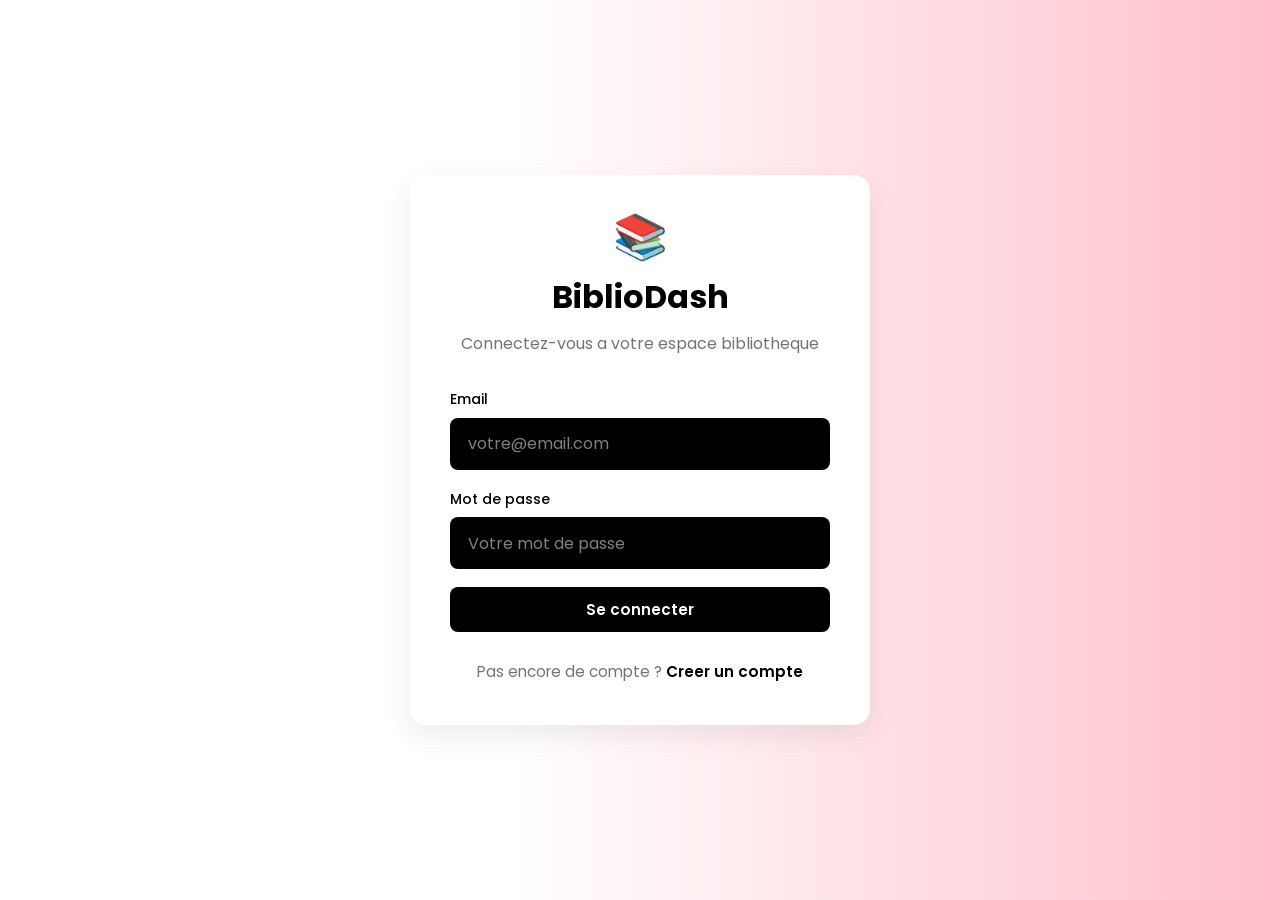
<file: src/login.html>
<!DOCTYPE html>
<html lang="fr">
<head>
    <meta charset="UTF-8">
    <meta name="viewport" content="width=device-width, initial-scale=1.0">
    <title>Connexion — BiblioDash</title>
    <link rel="stylesheet" href="css/style.css?v=2">
</head>
<body class="auth-page">
    <div class="auth-container">
        <div class="auth-card">
            <div class="auth-header">
                <span class="logo-icon">📚</span>
                <h1>Biblio<span>Dash</span></h1>
                <p>Connectez-vous a votre espace bibliotheque</p>
            </div>

            <form id="login-form" class="auth-form">
                <label>
                    Email
                    <input type="email" id="email" required placeholder="votre@email.com">
                </label>
                <label>
                    Mot de passe
                    <input type="password" id="mot_de_passe" required placeholder="Votre mot de passe">
                </label>
                <button type="submit" class="btn btn-primary btn-full">Se connecter</button>
            </form>

            <p class="auth-switch">
                Pas encore de compte ?
                <a href="register.html">Creer un compte</a>
            </p>
        </div>
    </div>

    <div class="toast" id="toast"></div>

    <script src="js/env.js"></script>
    <script src="js/config.js?v=2"></script>
    <script src="js/api.js?v=2"></script>
    <script src="js/login.js?v=2"></script>
</body>
</html>
</file>
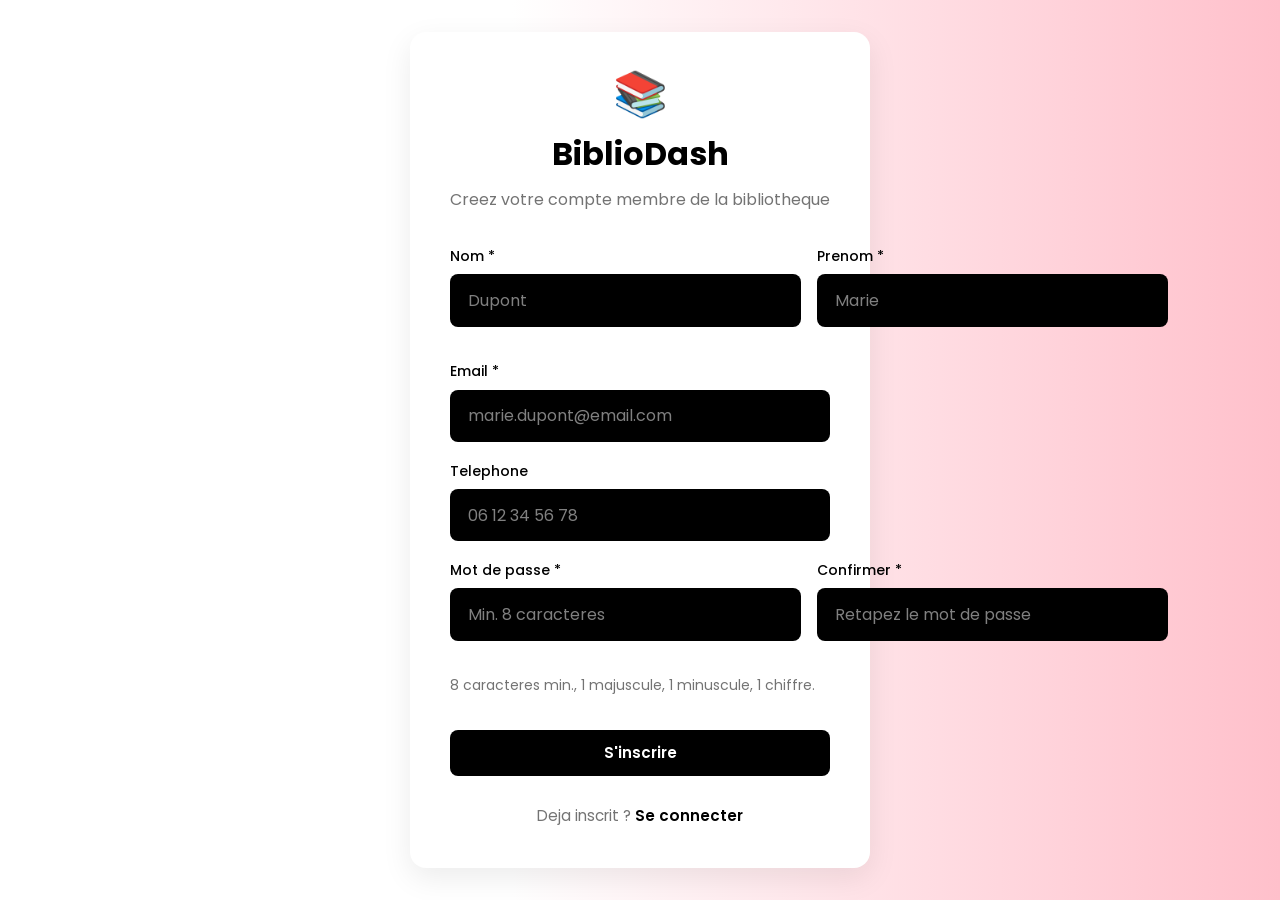
<file: src/register.html>
<!DOCTYPE html>
<html lang="fr">
<head>
    <meta charset="UTF-8">
    <meta name="viewport" content="width=device-width, initial-scale=1.0">
    <title>Inscription — BiblioDash</title>
    <link rel="stylesheet" href="css/style.css?v=2">
</head>
<body class="auth-page">
    <div class="auth-container">
        <div class="auth-card auth-card-wide">
            <div class="auth-header">
                <span class="logo-icon">📚</span>
                <h1>Biblio<span>Dash</span></h1>
                <p>Creez votre compte membre de la bibliotheque</p>
            </div>

            <form id="register-form" class="auth-form">
                <div class="form-grid">
                    <label>
                        Nom *
                        <input type="text" id="nom" required placeholder="Dupont">
                    </label>
                    <label>
                        Prenom *
                        <input type="text" id="prenom" required placeholder="Marie">
                    </label>
                </div>
                <label>
                    Email *
                    <input type="email" id="email" required placeholder="marie.dupont@email.com">
                </label>
                <label>
                    Telephone
                    <input type="tel" id="telephone" placeholder="06 12 34 56 78">
                </label>
                <div class="form-grid">
                    <label>
                        Mot de passe *
                        <input type="password" id="mot_de_passe" required minlength="8" placeholder="Min. 8 caracteres">
                    </label>
                    <label>
                        Confirmer *
                        <input type="password" id="confirmer_mot_de_passe" required minlength="8" placeholder="Retapez le mot de passe">
                    </label>
                </div>
                <p class="profile-hint" style="margin-bottom:1rem;">8 caracteres min., 1 majuscule, 1 minuscule, 1 chiffre.</p>
                <button type="submit" class="btn btn-primary btn-full">S'inscrire</button>
            </form>

            <p class="auth-switch">
                Deja inscrit ?
                <a href="login.html">Se connecter</a>
            </p>
        </div>
    </div>

    <div class="toast" id="toast"></div>

    <script src="js/env.js"></script>
    <script src="js/config.js?v=2"></script>
    <script src="js/api.js?v=2"></script>
    <script src="js/register.js?v=2"></script>
</body>
</html>
</file>
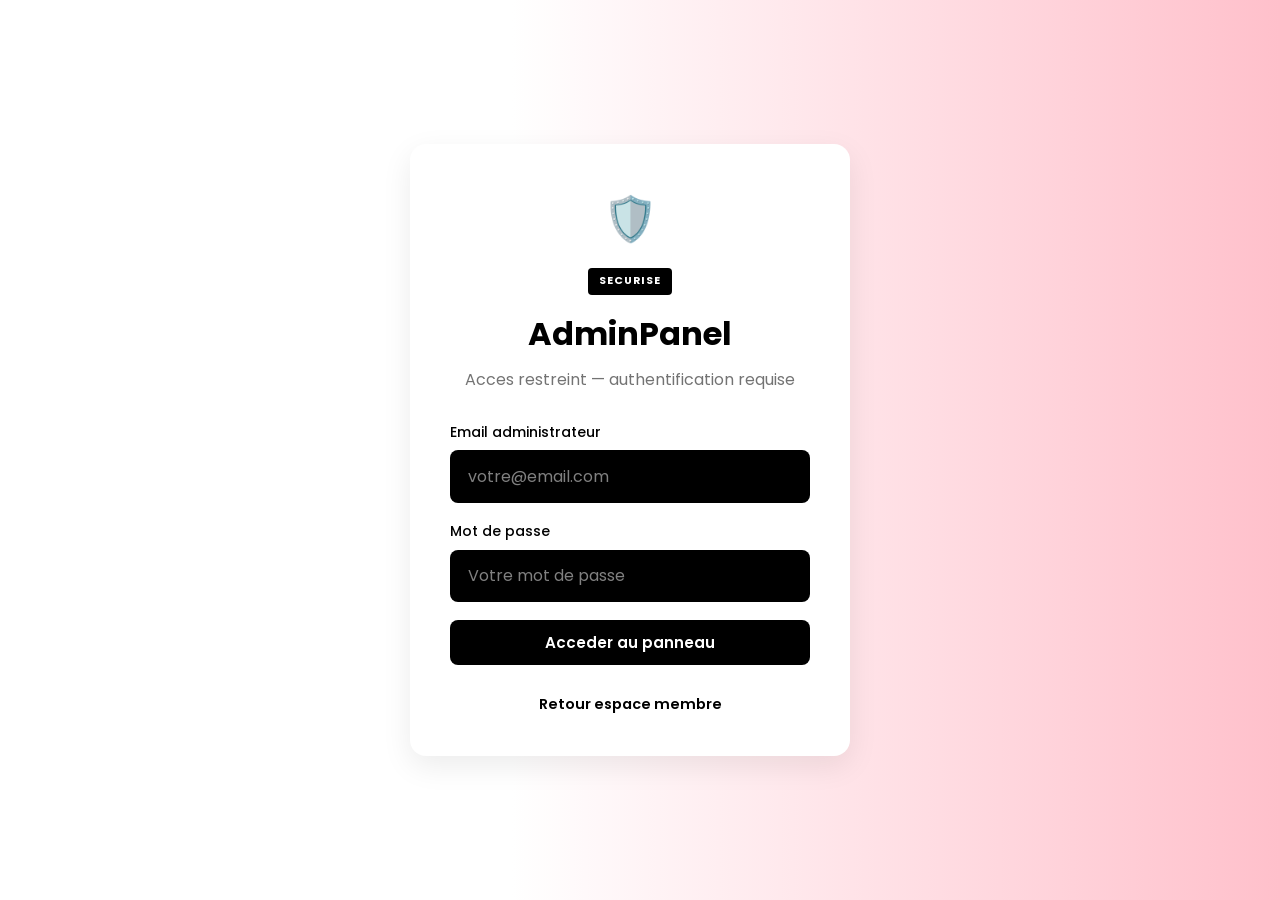
<file: src/admin/login.html>
<!DOCTYPE html>
<html lang="fr">
<head>
    <meta charset="UTF-8">
    <meta name="viewport" content="width=device-width, initial-scale=1.0">
    <title>Admin — Connexion</title>
    <link rel="stylesheet" href="css/admin.css">
</head>
<body class="admin-auth-page">
    <div class="admin-auth-container">
        <div class="admin-auth-card">
            <div class="admin-auth-header">
                <span class="admin-logo-icon">🛡️</span>
                <span class="admin-badge">SECURISE</span>
                <h1>Admin<span>Panel</span></h1>
                <p>Acces restreint — authentification requise</p>
            </div>

            <form id="admin-login-form" class="admin-auth-form">
                <label>
                    Email administrateur
                    <input type="email" id="email" required autocomplete="username" placeholder="votre@email.com">
                </label>
                <label>
                    Mot de passe
                    <input type="password" id="mot_de_passe" required autocomplete="current-password" placeholder="Votre mot de passe">
                </label>
                <button type="submit" class="btn-admin btn-admin-primary btn-full">Acceder au panneau</button>
            </form>

            <p class="admin-auth-footer">
                <a href="../login.html">Retour espace membre</a>
            </p>
        </div>
    </div>

    <div class="toast" id="toast"></div>

    <script src="../js/env.js"></script>
    <script src="js/admin-config.js"></script>
    <script src="js/admin-api.js"></script>
    <script src="js/admin-login.js"></script>
</body>
</html>
</file>
<file: src/css/style.css>
@import url('https://fonts.googleapis.com/css2?family=Poppins:wght@400;500;600;700&display=swap');

:root {
    --white: #FFFFFF;
    --pink: #FFC0CB;
    --black: #000000;
    --text-muted: rgba(0, 0, 0, 0.55);
    --radius-sm: 8px;
    --radius-md: 12px;
    --radius-lg: 16px;
    --shadow-card: 0 10px 30px rgba(0, 0, 0, 0.08);
    --shadow-hover: 0 16px 40px rgba(0, 0, 0, 0.12);
    --shadow-btn: 0 8px 20px rgba(0, 0, 0, 0.15);
    --sidebar-width: 260px;
    --header-height: 72px;
    --font: 'Poppins', 'Inter', 'Roboto', system-ui, sans-serif;
    --transition: all 0.3s ease;
}

* {
    margin: 0;
    padding: 0;
    box-sizing: border-box;
}

html,
body,
* {
    -ms-overflow-style: none;
    scrollbar-width: none;
}

*::-webkit-scrollbar {
    display: none;
    width: 0;
    height: 0;
}

html {
    scroll-behavior: smooth;
    overflow-x: hidden;
}

body {
    font-family: var(--font);
    font-size: 16px;
    line-height: 1.6;
    color: var(--black);
    min-height: 100vh;
    overflow-x: hidden;
    background: linear-gradient(to right, #FFFFFF 40%, #FFC0CB 100%);
    background-attachment: fixed;
}

/* ─── Layout ─── */
.app {
    display: flex;
    flex-direction: column;
    min-height: 100vh;
    width: 100%;
}

/* ─── En-tete + navigation ordonnee (haut droite) ─── */
.site-header {
    position: sticky;
    top: 0;
    z-index: 100;
    display: flex;
    align-items: center;
    justify-content: space-between;
    gap: 1.5rem;
    width: 100%;
    min-height: var(--header-height);
    padding: 0.75rem 1.5rem;
    background: var(--white);
    box-shadow: var(--shadow-card);
}

.header-brand {
    display: flex;
    align-items: center;
    gap: 0.75rem;
    flex-shrink: 0;
}

.header-brand h1 {
    font-size: 1.35rem;
    font-weight: 700;
    color: var(--black);
}

.header-brand h1 span {
    font-weight: 700;
}

.logo-icon {
    font-size: 1.75rem;
    line-height: 1;
}

.header-right {
    display: flex;
    align-items: center;
    justify-content: flex-end;
    gap: 1rem;
    flex: 1;
    min-width: 0;
    position: relative;
}

.header-nav {
    margin-left: auto;
}

.nav-list {
    display: flex;
    flex-wrap: wrap;
    align-items: center;
    justify-content: flex-end;
    gap: 0.35rem 1.25rem;
    list-style: none;
    padding: 0;
    margin: 0;
}

.nav-list li {
    display: block;
}

.nav-link {
    display: inline-block;
    color: var(--text-muted);
    padding: 0.45rem 0.65rem;
    border-radius: var(--radius-sm);
    text-decoration: none;
    font-family: var(--font);
    font-size: 0.9rem;
    font-weight: 500;
    transition: var(--transition);
    white-space: nowrap;
}

.nav-link:hover {
    color: var(--black);
    background: rgba(0, 0, 0, 0.05);
}

.nav-link.active {
    background: var(--black);
    color: var(--white);
    font-weight: 600;
}

/* ─── Zone contenu pleine largeur ─── */
.content-area {
    flex: 1;
    width: 100%;
    padding: 1.5rem 2rem 3rem;
    min-height: calc(100vh - var(--header-height));
}

.page {
    display: none;
    width: 100%;
    min-height: calc(100vh - var(--header-height) - 3rem);
    padding: 1.5rem;
    background: var(--white);
    border-radius: var(--radius-lg);
    box-shadow: var(--shadow-card);
    animation: fadeIn 0.35s ease;
}

.page.page-catalog {
    background: transparent;
    box-shadow: none;
    padding: 0;
}

.page.active {
    display: block;
}

.page-header {
    margin-bottom: 1.75rem;
}

.page-header h2 {
    font-size: clamp(1.5rem, 3vw, 2rem);
    font-weight: 700;
    line-height: 1.2;
}

.subtitle {
    color: var(--text-muted);
    margin-top: 0.35rem;
    font-size: 1rem;
    font-weight: 400;
}

.panels-full {
    width: 100%;
}

.table-wrapper-full {
    width: 100%;
}

.profile-panel-full {
    width: 100%;
    max-width: none;
}

.empty-state {
    text-align: center;
    padding: 3rem 1rem;
    color: var(--text-muted);
}

.empty-state p {
    margin-bottom: 1.25rem;
}

/* ─── Catalogue visuel (cartes) ─── */
.catalog-hero {
    margin-bottom: 2rem;
}

.catalog-hero h2 {
    font-size: clamp(1.75rem, 4vw, 2.5rem);
    font-weight: 700;
    line-height: 1.15;
}

.catalog-toolbar {
    display: flex;
    flex-direction: column;
    gap: 1rem;
    margin-bottom: 2rem;
}

.catalog-search {
    width: 100%;
    max-width: 480px;
    font-family: var(--font);
    background: var(--white);
    color: var(--black);
    border: 1.5px solid rgba(0, 0, 0, 0.12);
    padding: 0.85rem 1.15rem;
    border-radius: var(--radius-md);
    font-size: 1rem;
    transition: var(--transition);
    box-shadow: var(--shadow-card);
}

.catalog-search:focus {
    outline: none;
    border-color: var(--black);
    box-shadow: var(--shadow-hover);
    transform: translateY(-2px);
}

.category-chips,
.status-chips {
    display: flex;
    flex-wrap: wrap;
    gap: 0.5rem;
}

.chip {
    font-family: var(--font);
    background: var(--white);
    color: var(--black);
    border: 1.5px solid rgba(0, 0, 0, 0.15);
    padding: 0.45rem 1rem;
    border-radius: 999px;
    font-size: 0.85rem;
    font-weight: 500;
    cursor: pointer;
    transition: var(--transition);
}

.chip:hover {
    border-color: var(--black);
    transform: translateY(-2px);
    box-shadow: var(--shadow-card);
}

.chip.active {
    background: var(--black);
    color: var(--white);
    border-color: var(--black);
}

.books-grid {
    display: grid;
    grid-template-columns: repeat(auto-fill, minmax(180px, 1fr));
    gap: 1.5rem;
    width: 100%;
    transition: var(--transition);
}

.books-grid.has-selection {
    gap: 1.25rem;
}

.catalog-loading,
.catalog-empty {
    grid-column: 1 / -1;
    text-align: center;
    color: var(--text-muted);
    padding: 3rem 1rem;
}

.book-card {
    opacity: 0;
    transform: translateY(24px);
    transition: opacity 0.5s ease, transform 0.5s ease, filter 0.35s ease;
    transition-delay: calc(var(--i, 0) * 0.05s);
}

.book-card.is-visible {
    opacity: 1;
    transform: translateY(0);
}

.book-card.dimmed {
    opacity: 0.45;
    filter: grayscale(0.3);
    transform: scale(0.97);
}

.book-card.selected {
    grid-column: 1 / -1;
    display: grid;
    grid-template-columns: minmax(180px, 240px) 1fr;
    gap: 1.5rem;
    align-items: start;
    opacity: 1;
    filter: none;
    transform: none;
}

.book-card.selected .book-card-expand.open {
    max-height: none;
    margin-top: 0;
    grid-column: 2;
    grid-row: 1;
}

.book-card.selected .book-card-expand-inner {
    display: block;
    background: var(--white);
    border-radius: var(--radius-lg);
    padding: 1.5rem;
    box-shadow: var(--shadow-hover);
    animation: slideExpand 0.45s ease;
}

.book-card-trigger {
    display: block;
    width: 100%;
    padding: 0;
    border: none;
    background: none;
    cursor: pointer;
    font-family: var(--font);
    text-align: left;
    border-radius: var(--radius-md);
}

.book-card-cover {
    position: relative;
    aspect-ratio: 2 / 3;
    border-radius: var(--radius-md);
    overflow: hidden;
    box-shadow: var(--shadow-card);
    transition: transform 0.35s ease, box-shadow 0.35s ease;
}

.book-card-trigger:hover .book-card-cover,
.book-card.selected .book-card-cover {
    transform: scale(1.05);
    box-shadow: var(--shadow-hover);
}

.book-card-initials {
    position: absolute;
    inset: 0;
    display: flex;
    align-items: center;
    justify-content: center;
    font-size: 2.5rem;
    font-weight: 700;
    color: rgba(255, 255, 255, 0.9);
    letter-spacing: 0.06em;
}

.book-card-hover {
    position: absolute;
    inset: 0;
    display: flex;
    flex-direction: column;
    justify-content: flex-end;
    padding: 1rem;
    background: linear-gradient(to top, rgba(0, 0, 0, 0.85) 0%, transparent 60%);
    opacity: 0;
    transform: translateY(8px);
    transition: opacity 0.35s ease, transform 0.35s ease;
}

.book-card-trigger:hover .book-card-hover,
.book-card.selected .book-card-hover {
    opacity: 1;
    transform: translateY(0);
}

.book-card-title {
    font-size: 0.95rem;
    font-weight: 600;
    color: var(--white);
    line-height: 1.3;
    margin-bottom: 0.25rem;
}

.book-card-meta {
    font-size: 0.8rem;
    color: rgba(255, 255, 255, 0.8);
    margin-bottom: 0.5rem;
}

.book-card-footer {
    display: flex;
    align-items: center;
    justify-content: space-between;
    gap: 0.5rem;
    padding: 0.65rem 0.25rem 0;
    margin-top: 0.35rem;
}

.book-card-price {
    font-size: 0.95rem;
    font-weight: 700;
    color: var(--black);
}

.book-card-buy,
.book-card-buy-hover {
    flex-shrink: 0;
}

.book-card-buy-hover {
    margin-top: 0.65rem;
    width: 100%;
}

.book-card-actions-row {
    display: flex;
    flex-wrap: wrap;
    gap: 0.4rem;
    justify-content: flex-end;
}

.book-card-hover-actions {
    display: flex;
    flex-direction: column;
    gap: 0.4rem;
    margin-top: 0.5rem;
    width: 100%;
}

.book-card-hover-actions .btn {
    width: 100%;
}

.book-card-unavail {
    font-size: 0.78rem;
    font-weight: 600;
    color: var(--text-muted);
}

.book-card-hint,
.purchase-card-hint {
    display: block;
    font-size: 0.75rem;
    color: var(--text-muted);
    margin-top: 0.35rem;
    line-height: 1.4;
}

.book-card-expand {
    max-height: 0;
    opacity: 0;
    overflow: hidden;
    transition: max-height 0.5s ease, opacity 0.4s ease, margin 0.4s ease;
}

.book-card-expand.open {
    max-height: 800px;
    opacity: 1;
    margin-top: 1rem;
}

@keyframes slideExpand {
    from { opacity: 0; transform: translateY(-12px); }
    to   { opacity: 1; transform: translateY(0); }
}

.book-expand-author {
    font-size: 1.15rem;
    font-weight: 600;
    margin-bottom: 0.35rem;
}

.book-expand-tags {
    font-size: 0.9rem;
    color: var(--text-muted);
    margin-bottom: 1rem;
    display: flex;
    flex-wrap: wrap;
    align-items: center;
    gap: 0.5rem;
}

.book-expand-resume {
    font-size: 0.95rem;
    line-height: 1.7;
    margin-bottom: 1rem;
}

.book-expand-toggle {
    display: inline-flex;
    align-items: center;
    gap: 0.5rem;
    background: none;
    border: none;
    font-family: var(--font);
    font-size: 0.9rem;
    font-weight: 600;
    color: var(--black);
    cursor: pointer;
    padding: 0.35rem 0;
    margin-bottom: 0.5rem;
    transition: var(--transition);
}

.book-expand-toggle:hover {
    transform: translateX(4px);
}

.book-expand-toggle[aria-expanded="true"] .book-accordion-arrow {
    transform: rotate(180deg);
}

.book-expand-more {
    max-height: 0;
    opacity: 0;
    overflow: hidden;
    transition: max-height 0.45s ease, opacity 0.35s ease;
}

.book-expand-more.open {
    max-height: 500px;
    opacity: 1;
    margin-bottom: 1rem;
}

.book-expand-more-section {
    background: rgba(0, 0, 0, 0.03);
    border-radius: var(--radius-sm);
    padding: 0.85rem 1rem;
    margin-bottom: 0.5rem;
}

.book-expand-more-section h4 {
    font-size: 0.75rem;
    text-transform: uppercase;
    letter-spacing: 0.05em;
    color: var(--text-muted);
    margin-bottom: 0.35rem;
}

.book-expand-more-section p {
    font-size: 0.9rem;
    line-height: 1.6;
}

.book-expand-actions {
    display: flex;
    flex-wrap: wrap;
    gap: 0.65rem;
    margin-top: 0.5rem;
}

/* ─── Achats en cartes ─── */
.purchases-grid {
    display: grid;
    grid-template-columns: repeat(auto-fill, minmax(260px, 1fr));
    gap: 1.25rem;
    width: 100%;
}

.purchase-card {
    display: flex;
    gap: 1rem;
    background: var(--white);
    border-radius: var(--radius-md);
    padding: 1rem;
    box-shadow: var(--shadow-card);
    transition: var(--transition);
    opacity: 0;
    transform: translateY(16px);
    animation: cardIn 0.45s ease forwards;
    animation-delay: calc(var(--i, 0) * 0.06s);
}

@keyframes cardIn {
    to { opacity: 1; transform: translateY(0); }
}

.purchase-card:hover {
    transform: translateY(-4px);
    box-shadow: var(--shadow-hover);
}

.purchase-card-cover {
    width: 72px;
    flex-shrink: 0;
    aspect-ratio: 2 / 3;
    border-radius: var(--radius-sm);
    display: flex;
    align-items: center;
    justify-content: center;
    position: relative;
}

.purchase-card-cover .book-card-initials {
    position: static;
    font-size: 1.25rem;
}

.purchase-card-body h3 {
    font-size: 1rem;
    font-weight: 600;
    margin-bottom: 0.25rem;
    line-height: 1.3;
}

.purchase-card-author {
    font-size: 0.85rem;
    color: var(--text-muted);
    margin-bottom: 0.5rem;
}

.purchase-card-meta {
    display: flex;
    align-items: center;
    gap: 0.5rem;
    flex-wrap: wrap;
    font-size: 0.85rem;
    margin-bottom: 0.35rem;
}

.purchase-card-date {
    font-size: 0.78rem;
    color: var(--text-muted);
}

/* Menu mobile */
.menu-toggle {
    display: none;
    background: var(--black);
    color: var(--white);
    border: none;
    width: 44px;
    height: 44px;
    border-radius: var(--radius-sm);
    font-size: 1.25rem;
    cursor: pointer;
    flex-shrink: 0;
    transition: var(--transition);
}

.menu-toggle:hover {
    transform: scale(1.05);
}

@keyframes fadeIn {
    from { opacity: 0; transform: translateY(8px); }
    to   { opacity: 1; transform: translateY(0); }
}

/* ─── Stats ─── */
.stats-grid {
    display: grid;
    grid-template-columns: repeat(auto-fit, minmax(200px, 1fr));
    gap: 1.25rem;
    margin-bottom: 2rem;
}

.stat-card {
    background: var(--white);
    border-radius: var(--radius-md);
    padding: 1.5rem;
    box-shadow: var(--shadow-card);
    transition: var(--transition);
}

.stat-card:hover {
    box-shadow: var(--shadow-hover);
    transform: translateY(-3px);
}

.stat-card.stat-green,
.stat-card.stat-orange,
.stat-card.stat-blue {
    border-left: 4px solid var(--black);
}

.stat-label {
    font-size: 0.85rem;
    font-weight: 500;
    color: var(--text-muted);
    margin-bottom: 0.5rem;
    text-transform: uppercase;
    letter-spacing: 0.04em;
}

.stat-value {
    font-size: 2.25rem;
    font-weight: 700;
    color: var(--black);
}

/* ─── Panels ─── */
.panels {
    display: grid;
    grid-template-columns: repeat(auto-fit, minmax(300px, 1fr));
    gap: 1.5rem;
}

.panel {
    background: var(--white);
    border-radius: var(--radius-lg);
    padding: 1.75rem;
    box-shadow: var(--shadow-card);
    transition: var(--transition);
}

.panel:hover {
    box-shadow: var(--shadow-hover);
    transform: translateY(-2px);
}

.panel h3 {
    font-size: 1rem;
    font-weight: 600;
    margin-bottom: 1.25rem;
    color: var(--black);
}

.category-list,
.recent-list {
    list-style: none;
}

.category-list li,
.recent-list li {
    display: flex;
    justify-content: space-between;
    align-items: center;
    padding: 0.75rem 0;
    border-bottom: 1px solid rgba(0, 0, 0, 0.08);
    font-size: 0.95rem;
}

.category-list li:last-child,
.recent-list li:last-child {
    border-bottom: none;
}

/* ─── Badges (noir / blanc uniquement) ─── */
.badge {
    display: inline-block;
    padding: 0.25rem 0.65rem;
    border-radius: 20px;
    font-size: 0.75rem;
    font-weight: 600;
}

.badge-disponible {
    background: var(--black);
    color: var(--white);
}

.badge-emprunte {
    background: var(--white);
    color: var(--black);
    border: 1.5px solid var(--black);
}

.badge-reserve {
    background: rgba(0, 0, 0, 0.12);
    color: var(--black);
}

.badge-vendu {
    background: var(--black);
    color: var(--white);
    opacity: 0.7;
}

.btn-sm {
    padding: 0.45rem 0.9rem;
    font-size: 0.82rem;
}

.stat-value-sm {
    font-size: 1.6rem;
}

.text-muted-sm {
    font-size: 0.85rem;
    color: var(--text-muted);
}

/* ─── Filters ─── */
.filters {
    display: flex;
    flex-wrap: wrap;
    gap: 0.75rem;
    margin-bottom: 1.5rem;
}

.filters input,
.filters select {
    font-family: var(--font);
    background: var(--black);
    color: var(--white);
    border: none;
    padding: 0.7rem 1.1rem;
    border-radius: var(--radius-sm);
    font-size: 0.95rem;
    transition: var(--transition);
    min-height: 44px;
}

.filters input {
    flex: 1;
    min-width: 220px;
}

.filters input::placeholder {
    color: rgba(255, 255, 255, 0.55);
}

.filters input:focus,
.filters select:focus {
    outline: none;
    box-shadow: var(--shadow-btn);
    transform: translateY(-2px);
}

.filters select option {
    background: var(--black);
    color: var(--white);
}

/* ─── Table ─── */
.table-wrapper {
    background: var(--white);
    border-radius: var(--radius-lg);
    overflow: hidden;
    box-shadow: var(--shadow-card);
    transition: var(--transition);
}

.table-wrapper:hover {
    box-shadow: var(--shadow-hover);
}

.books-table {
    width: 100%;
    border-collapse: collapse;
}

.books-table th,
.books-table td {
    padding: 1rem 1.25rem;
    text-align: left;
    border-bottom: 1px solid rgba(0, 0, 0, 0.07);
}

.books-table th {
    background: var(--black);
    color: var(--white);
    font-size: 0.78rem;
    font-weight: 600;
    text-transform: uppercase;
    letter-spacing: 0.06em;
}

.books-table tbody tr {
    transition: var(--transition);
}

.books-table tbody tr:hover {
    background: rgba(255, 192, 203, 0.15);
}

.books-table .loading,
.books-table .empty {
    text-align: center;
    color: var(--text-muted);
    padding: 2.5rem;
}

/* ─── Buttons ─── */
.btn {
    font-family: var(--font);
    padding: 0.7rem 1.4rem;
    border: none;
    border-radius: var(--radius-sm);
    font-size: 0.95rem;
    font-weight: 600;
    cursor: pointer;
    transition: var(--transition);
}

.btn-primary {
    background: var(--black);
    color: var(--white);
}

.btn-primary:hover {
    transform: translateY(-2px);
    box-shadow: var(--shadow-btn);
}

.btn-secondary {
    background: var(--white);
    color: var(--black);
    border: 1.5px solid var(--black);
}

.btn-secondary:hover {
    background: var(--black);
    color: var(--white);
    transform: translateY(-2px);
    box-shadow: var(--shadow-btn);
}

.btn-full {
    width: 100%;
}

/* ─── User card ─── */
.user-card {
    display: flex;
    align-items: center;
    gap: 0.65rem;
    padding: 0.45rem 0.75rem;
    background: rgba(0, 0, 0, 0.03);
    border-radius: var(--radius-md);
    transition: var(--transition);
    flex-shrink: 0;
}

.user-info {
    min-width: 0;
}

.user-card:hover {
    background: rgba(0, 0, 0, 0.06);
}

.user-avatar {
    width: 44px;
    height: 44px;
    border-radius: 50%;
    background: var(--black);
    color: var(--white);
    display: flex;
    align-items: center;
    justify-content: center;
    font-weight: 700;
    font-size: 0.85rem;
    flex-shrink: 0;
}

.user-name {
    font-weight: 600;
    font-size: 0.95rem;
}

.user-role {
    font-size: 0.72rem;
    font-weight: 600;
    padding: 0.2rem 0.55rem;
    border-radius: 12px;
    display: inline-block;
    margin-top: 0.2rem;
    background: var(--black);
    color: var(--white);
}

.role-membre,
.role-admin {
    background: var(--black);
    color: var(--white);
}

/* ─── Profile ─── */
.profile-panel {
    max-width: 620px;
}

.profile-form h4 {
    margin: 1rem 0 0.5rem;
    font-size: 1.05rem;
    font-weight: 600;
}

.profile-hint {
    font-size: 0.875rem;
    color: var(--text-muted);
    margin-bottom: 1rem;
}

.profile-divider {
    border: none;
    border-top: 1px solid rgba(0, 0, 0, 0.1);
    margin: 1.75rem 0;
}

.profile-form label {
    display: flex;
    flex-direction: column;
    gap: 0.45rem;
    font-size: 0.875rem;
    font-weight: 500;
    color: var(--black);
    margin-bottom: 1rem;
}

.profile-form input {
    font-family: var(--font);
    background: var(--black);
    color: var(--white);
    border: none;
    padding: 0.75rem 1rem;
    border-radius: var(--radius-sm);
    font-size: 1rem;
    transition: var(--transition);
}

.profile-form input:focus {
    outline: none;
    box-shadow: var(--shadow-btn);
    transform: translateY(-2px);
}

.profile-form input:disabled {
    background: rgba(0, 0, 0, 0.25);
    cursor: not-allowed;
    transform: none;
    box-shadow: none;
}

.form-grid {
    display: grid;
    grid-template-columns: 1fr 1fr;
    gap: 1rem;
    margin-bottom: 1rem;
}

.form-actions {
    display: flex;
    justify-content: flex-end;
    gap: 0.75rem;
    margin-top: 1.25rem;
}

/* ─── Toast ─── */
.toast {
    position: fixed;
    bottom: 2rem;
    right: 2rem;
    padding: 1rem 1.5rem;
    border-radius: var(--radius-sm);
    background: var(--black);
    color: var(--white);
    box-shadow: var(--shadow-btn);
    transform: translateY(100px);
    opacity: 0;
    transition: var(--transition);
    z-index: 2000;
    max-width: 360px;
    font-weight: 500;
}

.toast.show {
    transform: translateY(0);
    opacity: 1;
}

.toast.success,
.toast.error {
    background: var(--black);
    color: var(--white);
}

/* ─── Auth pages ─── */
.auth-page {
    display: flex;
    align-items: center;
    justify-content: center;
    min-height: 100vh;
    padding: 1.5rem;
}

.auth-container {
    width: 100%;
    max-width: 460px;
    animation: fadeIn 0.5s ease;
}

.auth-card {
    background: var(--white);
    border-radius: var(--radius-lg);
    padding: 2.5rem;
    box-shadow: var(--shadow-card);
    transition: var(--transition);
}

.auth-card:hover {
    box-shadow: var(--shadow-hover);
}

.auth-card-wide {
    max-width: 540px;
    margin: 0 auto;
}

.auth-header {
    text-align: center;
    margin-bottom: 2rem;
}

.auth-header .logo-icon {
    font-size: 2.75rem;
    display: block;
    margin-bottom: 0.75rem;
}

.auth-header h1 {
    font-size: 2rem;
    font-weight: 700;
    margin-bottom: 0.5rem;
}

.auth-header p {
    color: var(--text-muted);
    font-size: 1rem;
}

.auth-form {
    display: flex;
    flex-direction: column;
    gap: 1.1rem;
}

.auth-form label {
    display: flex;
    flex-direction: column;
    gap: 0.45rem;
    font-size: 0.875rem;
    font-weight: 500;
    color: var(--black);
}

.auth-form input {
    font-family: var(--font);
    background: var(--black);
    color: var(--white);
    border: none;
    padding: 0.85rem 1.1rem;
    border-radius: var(--radius-sm);
    font-size: 1rem;
    transition: var(--transition);
}

.auth-form input::placeholder {
    color: rgba(255, 255, 255, 0.5);
}

.auth-form input:focus {
    outline: none;
    box-shadow: var(--shadow-btn);
    transform: translateY(-2px);
}

.auth-switch {
    text-align: center;
    margin-top: 1.75rem;
    font-size: 0.95rem;
    color: var(--text-muted);
}

.auth-switch a {
    color: var(--black);
    text-decoration: none;
    font-weight: 600;
    position: relative;
    transition: var(--transition);
}

.auth-switch a::after {
    content: '';
    position: absolute;
    bottom: -2px;
    left: 0;
    width: 100%;
    height: 2px;
    background: var(--black);
    transform: scaleX(0);
    transition: transform 0.3s ease;
}

.auth-switch a:hover::after {
    transform: scaleX(1);
}

.form-error {
    background: rgba(0, 0, 0, 0.06);
    color: var(--black);
    padding: 0.85rem 1rem;
    border-radius: var(--radius-sm);
    font-size: 0.9rem;
    border-left: 3px solid var(--black);
    margin-bottom: 0.5rem;
    display: none;
}

/* ─── Responsive ─── */
@media (max-width: 1024px) {
    .user-info {
        display: none;
    }

    .book-card.selected {
        grid-template-columns: 1fr;
    }

    .book-card.selected .book-card-expand.open {
        grid-column: 1;
    }
}

@media (max-width: 768px) {
    .site-header {
        flex-wrap: wrap;
        padding: 0.75rem 1rem;
    }

    .header-right {
        width: 100%;
        justify-content: flex-end;
    }

    .menu-toggle {
        display: block;
    }

    .header-nav {
        display: none;
        position: absolute;
        top: calc(100% + 0.5rem);
        right: 0;
        min-width: 240px;
        background: var(--white);
        box-shadow: var(--shadow-card);
        padding: 1rem;
        border-radius: var(--radius-md);
        z-index: 110;
    }

    .header-nav.open {
        display: block;
    }

    .nav-list {
        flex-direction: column;
        align-items: stretch;
        gap: 0.35rem;
    }

    .nav-list li {
        width: 100%;
    }

    .nav-link {
        display: block;
        width: 100%;
    }

    #btn-logout {
        display: none;
    }

    .content-area {
        padding: 1rem;
    }

    .page {
        padding: 1.25rem;
    }

    .books-grid {
        grid-template-columns: repeat(auto-fill, minmax(140px, 1fr));
        gap: 1rem;
    }

    .book-card-initials {
        font-size: 1.75rem;
    }

    .purchases-grid {
        grid-template-columns: 1fr;
    }

    .form-grid {
        grid-template-columns: 1fr;
    }

    .books-table th,
    .books-table td {
        padding: 0.75rem;
        font-size: 0.85rem;
    }
}

/* ─── Composant Livre selectionne (flux vertical) ─── */
.book-detail-vertical {
    display: flex;
    flex-direction: column;
    gap: 1.5rem;
    width: 100%;
    animation: fadeIn 0.4s ease;
}

.book-detail-layout {
    display: grid;
    grid-template-columns: minmax(180px, 280px) 1fr;
    gap: 2rem;
    align-items: start;
    width: 100%;
}

.book-cover-lg {
    max-width: 100%;
    width: 100%;
}

.book-info-block {
    text-align: left;
}

.book-detail-actions {
    display: flex;
    flex-wrap: wrap;
    gap: 0.75rem;
    justify-content: flex-start;
}

.book-cover {
    width: 100%;
    aspect-ratio: 2 / 3;
    background: linear-gradient(145deg, var(--black) 0%, rgba(0, 0, 0, 0.75) 100%);
    border-radius: var(--radius-md);
    box-shadow: 0 15px 40px rgba(0, 0, 0, 0.1);
    display: flex;
    flex-direction: column;
    align-items: center;
    justify-content: center;
    gap: 0.75rem;
    transition: all 0.3s ease;
    cursor: default;
}

.book-cover:hover {
    transform: scale(1.03);
}

.book-cover-initials {
    font-size: 3rem;
    font-weight: 700;
    color: var(--white);
    letter-spacing: 0.05em;
}

.book-cover-cat {
    font-size: 0.8rem;
    font-weight: 600;
    color: rgba(255, 255, 255, 0.85);
    text-transform: uppercase;
    letter-spacing: 0.08em;
}

.book-accordion {
    margin-top: 1.25rem;
}

.book-accordion-toggle {
    width: 100%;
    display: flex;
    justify-content: space-between;
    align-items: center;
    background: var(--black);
    color: var(--white);
    border: none;
    padding: 0.85rem 1rem;
    border-radius: var(--radius-sm);
    font-family: var(--font);
    font-size: 0.95rem;
    font-weight: 600;
    cursor: pointer;
    transition: all 0.3s ease;
}

.book-accordion-toggle:hover {
    transform: translateY(-2px);
    box-shadow: var(--shadow-btn);
}

.book-accordion-arrow {
    display: inline-block;
    transition: transform 0.3s ease;
    font-size: 0.75rem;
}

.book-accordion-toggle[aria-expanded="true"] .book-accordion-arrow {
    transform: rotate(180deg);
}

.book-accordion-panel {
    max-height: 0;
    opacity: 0;
    overflow: hidden;
    transition: max-height 0.4s ease, opacity 0.3s ease, margin 0.3s ease;
    margin-top: 0;
}

.book-accordion-panel.open {
    max-height: 600px;
    opacity: 1;
    margin-top: 0.75rem;
}

.book-accordion-section {
    background: rgba(0, 0, 0, 0.03);
    border-radius: var(--radius-sm);
    padding: 1rem;
    margin-bottom: 0.65rem;
}

.book-accordion-section:last-child {
    margin-bottom: 0;
}

.book-accordion-section h4 {
    font-size: 0.85rem;
    font-weight: 600;
    text-transform: uppercase;
    letter-spacing: 0.04em;
    margin-bottom: 0.5rem;
    color: var(--text-muted);
}

.book-accordion-section p {
    font-size: 0.95rem;
    line-height: 1.6;
}

.book-meta-list {
    list-style: none;
    font-size: 0.9rem;
}

.book-meta-list li {
    display: flex;
    justify-content: space-between;
    padding: 0.35rem 0;
    border-bottom: 1px solid rgba(0, 0, 0, 0.06);
}

.book-meta-list li:last-child {
    border-bottom: none;
}

.book-detail-label {
    font-size: 0.75rem;
    font-weight: 600;
    text-transform: uppercase;
    letter-spacing: 0.1em;
    color: var(--text-muted);
    margin-bottom: 0.5rem;
}

.book-detail-title {
    font-size: 2rem;
    font-weight: 700;
    line-height: 1.2;
    margin-bottom: 0.35rem;
}

.book-detail-author {
    font-size: 1.15rem;
    font-weight: 500;
    color: var(--text-muted);
    margin-bottom: 1.25rem;
}

.book-detail-tags {
    display: flex;
    flex-wrap: wrap;
    gap: 0.5rem;
    margin-bottom: 1.25rem;
}

.book-tag {
    background: rgba(255, 192, 203, 0.45);
    color: var(--black);
    padding: 0.3rem 0.75rem;
    border-radius: 20px;
    font-size: 0.8rem;
    font-weight: 600;
}

.book-detail-facts {
    list-style: none;
    margin-bottom: 1.25rem;
}

.book-detail-facts li {
    display: flex;
    justify-content: space-between;
    padding: 0.6rem 0;
    border-bottom: 1px solid rgba(0, 0, 0, 0.08);
    font-size: 0.95rem;
}

.book-detail-facts li span {
    color: var(--text-muted);
}

.book-detail-summary {
    font-size: 1rem;
    line-height: 1.7;
    margin-bottom: 1.75rem;
    color: var(--black);
}

.btn-favori.active {
    background: var(--white);
    color: var(--black);
    border: 2px solid var(--black);
}

.books-table tbody tr.book-row-clickable {
    cursor: pointer;
    transition: var(--transition);
}

.books-table tbody tr.book-row-clickable:hover {
    background: rgba(255, 192, 203, 0.25);
}

@media (max-width: 768px) {
    .book-detail-layout {
        grid-template-columns: 1fr;
    }

    .book-cover-lg {
        max-width: 220px;
        margin: 0 auto;
    }

    .book-info-block {
        text-align: center;
    }

    .book-detail-actions {
        justify-content: center;
    }

    .book-detail-title {
        font-size: 1.6rem;
    }
}
</file>
<file: src/admin/css/admin.css>
@import url('https://fonts.googleapis.com/css2?family=Poppins:wght@400;500;600;700&display=swap');

:root {
    --white: #FFFFFF;
    --pink: #FFC0CB;
    --black: #000000;
    --text-muted: rgba(0, 0, 0, 0.55);
    --radius-sm: 8px;
    --radius-md: 12px;
    --radius-lg: 16px;
    --shadow-card: 0 10px 30px rgba(0, 0, 0, 0.08);
    --shadow-hover: 0 16px 40px rgba(0, 0, 0, 0.12);
    --shadow-btn: 0 8px 20px rgba(0, 0, 0, 0.15);
    --font: 'Poppins', 'Inter', 'Roboto', system-ui, sans-serif;
    --transition: all 0.3s ease;
    --sidebar-width: 260px;
}

* { margin: 0; padding: 0; box-sizing: border-box; }

html,
body,
* {
    -ms-overflow-style: none;
    scrollbar-width: none;
}

*::-webkit-scrollbar {
    display: none;
    width: 0;
    height: 0;
}

body {
    font-family: var(--font);
    font-size: 16px;
    line-height: 1.6;
    color: var(--black);
    min-height: 100vh;
    background: linear-gradient(to right, #FFFFFF 40%, #FFC0CB 100%);
    background-attachment: fixed;
}

@keyframes fadeIn {
    from { opacity: 0; transform: translateY(8px); }
    to   { opacity: 1; transform: translateY(0); }
}

/* ─── Auth admin ─── */
.admin-auth-page {
    display: flex;
    align-items: center;
    justify-content: center;
    min-height: 100vh;
    padding: 1.5rem;
}

.admin-auth-container {
    width: 100%;
    max-width: 460px;
    animation: fadeIn 0.5s ease;
}

.admin-auth-header {
    text-align: center;
    margin-bottom: 0.5rem;
}

.admin-auth-header .admin-logo-icon {
    font-size: 2.75rem;
    display: block;
    margin-bottom: 0.75rem;
}

.admin-auth-card {
    background: var(--white);
    border-radius: var(--radius-lg);
    padding: 2.5rem;
    width: 100%;
    max-width: 440px;
    box-shadow: var(--shadow-card);
    transition: var(--transition);
    animation: fadeIn 0.5s ease;
}

.admin-auth-card:hover {
    box-shadow: var(--shadow-hover);
}

.admin-badge {
    display: inline-block;
    background: var(--black);
    color: var(--white);
    font-size: 0.68rem;
    font-weight: 700;
    padding: 0.3rem 0.65rem;
    border-radius: 4px;
    letter-spacing: 0.1em;
    margin-bottom: 0.85rem;
}

.admin-auth-header h1 {
    font-size: 2rem;
    font-weight: 700;
    margin-bottom: 0.5rem;
}

.admin-auth-header h1 span {
    font-weight: 700;
}

.admin-auth-header p {
    color: var(--text-muted);
    font-size: 1rem;
    margin-bottom: 1.75rem;
}

.admin-auth-form {
    display: flex;
    flex-direction: column;
    gap: 1.1rem;
}

.admin-auth-form label {
    display: flex;
    flex-direction: column;
    gap: 0.45rem;
    font-size: 0.875rem;
    font-weight: 500;
}

.admin-auth-form input {
    font-family: var(--font);
    background: var(--black);
    color: var(--white);
    border: none;
    padding: 0.85rem 1.1rem;
    border-radius: var(--radius-sm);
    font-size: 1rem;
    transition: var(--transition);
}

.admin-auth-form input::placeholder {
    color: rgba(255, 255, 255, 0.5);
}

.admin-auth-form input:focus {
    outline: none;
    box-shadow: var(--shadow-btn);
    transform: translateY(-2px);
}

.admin-auth-footer {
    text-align: center;
    margin-top: 1.75rem;
    font-size: 0.9rem;
}

.admin-auth-footer a {
    color: var(--black);
    font-weight: 600;
    text-decoration: none;
    position: relative;
}

.admin-auth-footer a::after {
    content: '';
    position: absolute;
    bottom: -2px;
    left: 0;
    width: 100%;
    height: 2px;
    background: var(--black);
    transform: scaleX(0);
    transition: transform 0.3s ease;
}

.admin-auth-footer a:hover::after {
    transform: scaleX(1);
}

.auth-demo {
    margin-top: 1.25rem;
    padding: 0.85rem;
    background: rgba(0, 0, 0, 0.04);
    border-radius: var(--radius-sm);
    font-size: 0.85rem;
    color: var(--text-muted);
    text-align: center;
}

.form-error {
    background: rgba(0, 0, 0, 0.06);
    color: var(--black);
    padding: 0.85rem;
    border-radius: var(--radius-sm);
    border-left: 3px solid var(--black);
    font-size: 0.9rem;
    display: none;
}

/* ─── Layout admin ─── */
.admin-app {
    display: flex;
    min-height: 100vh;
}

.admin-sidebar {
    width: var(--sidebar-width);
    background: var(--white);
    box-shadow: var(--shadow-card);
    padding: 2rem 1.25rem;
    display: flex;
    flex-direction: column;
    position: fixed;
    height: 100vh;
}

.admin-logo {
    display: flex;
    gap: 0.75rem;
    align-items: center;
    margin-bottom: 1.75rem;
}

.admin-shield { font-size: 2rem; }

.admin-logo h1 {
    font-size: 1.2rem;
    font-weight: 700;
}

.admin-secure-label {
    font-size: 0.7rem;
    font-weight: 600;
    color: var(--text-muted);
    letter-spacing: 0.05em;
}

.admin-user-card {
    background: rgba(0, 0, 0, 0.04);
    border-radius: var(--radius-md);
    padding: 1rem;
    margin-bottom: 1.5rem;
}

.admin-user-name {
    font-weight: 600;
    font-size: 0.95rem;
}

.admin-role-badge {
    display: inline-block;
    margin-top: 0.35rem;
    font-size: 0.7rem;
    font-weight: 600;
    background: var(--black);
    color: var(--white);
    padding: 0.2rem 0.55rem;
    border-radius: 10px;
}

.admin-nav {
    display: flex;
    flex-direction: column;
    gap: 0.35rem;
    flex: 1;
    margin-bottom: 1rem;
}

.admin-nav-btn {
    background: transparent;
    border: none;
    color: var(--text-muted);
    padding: 0.85rem 1rem;
    border-radius: var(--radius-sm);
    text-align: left;
    cursor: pointer;
    font-family: var(--font);
    font-size: 0.95rem;
    font-weight: 500;
    transition: var(--transition);
    position: relative;
}

.admin-nav-btn::after {
    content: '';
    position: absolute;
    bottom: 6px;
    left: 1rem;
    right: 1rem;
    height: 2px;
    background: var(--black);
    transform: scaleX(0);
    transition: transform 0.3s ease;
}

.admin-nav-btn:hover {
    color: var(--black);
    background: rgba(0, 0, 0, 0.04);
}

.admin-nav-btn:hover::after {
    transform: scaleX(1);
}

.admin-nav-btn.active {
    background: var(--black);
    color: var(--white);
    font-weight: 600;
}

.admin-nav-btn.active::after {
    display: none;
}

.admin-sidebar-footer {
    padding: 0.75rem 0.25rem;
    font-size: 0.78rem;
    color: var(--text-muted);
    margin-top: auto;
}

.admin-logout-wrap {
    margin-bottom: 1rem;
}

.admin-main {
    margin-left: var(--sidebar-width);
    flex: 1;
    padding: 2.5rem;
    max-width: 1100px;
    animation: fadeIn 0.4s ease;
}

.admin-header {
    display: flex;
    justify-content: space-between;
    align-items: flex-start;
    margin-bottom: 2.5rem;
}

.admin-header h2 {
    font-size: 2rem;
    font-weight: 700;
}

.admin-subtitle {
    color: var(--text-muted);
    margin-top: 0.35rem;
}

.admin-view { display: none; }
.admin-view.active {
    display: block;
    animation: fadeIn 0.35s ease;
}

/* ─── Stats ─── */
.admin-stats-grid {
    display: grid;
    grid-template-columns: repeat(auto-fit, minmax(160px, 1fr));
    gap: 1.25rem;
    margin-bottom: 2rem;
}

.admin-stat {
    background: var(--white);
    border-radius: var(--radius-md);
    padding: 1.5rem;
    box-shadow: var(--shadow-card);
    transition: var(--transition);
}

.admin-stat:hover {
    box-shadow: var(--shadow-hover);
    transform: translateY(-3px);
}

.admin-stat p {
    font-size: 0.8rem;
    font-weight: 500;
    color: var(--text-muted);
    text-transform: uppercase;
    letter-spacing: 0.04em;
    margin-bottom: 0.5rem;
}

.admin-stat strong {
    font-size: 2rem;
    font-weight: 700;
}

.admin-stat.green,
.admin-stat.orange,
.admin-stat.blue {
    border-left: 4px solid var(--black);
}

.admin-panels {
    display: grid;
    grid-template-columns: 1fr 1fr;
    gap: 1.5rem;
}

.admin-panel {
    background: var(--white);
    border-radius: var(--radius-lg);
    padding: 1.75rem;
    box-shadow: var(--shadow-card);
    transition: var(--transition);
}

.admin-panel:hover {
    box-shadow: var(--shadow-hover);
    transform: translateY(-2px);
}

.admin-panel h3 {
    font-size: 1rem;
    font-weight: 600;
    margin-bottom: 1rem;
}

.admin-panel ul { list-style: none; }

.admin-panel li {
    display: flex;
    justify-content: space-between;
    padding: 0.65rem 0;
    border-bottom: 1px solid rgba(0, 0, 0, 0.07);
    font-size: 0.9rem;
}

.admin-panel li:last-child { border-bottom: none; }

/* ─── Filters & table ─── */
.admin-filters {
    display: flex;
    gap: 0.75rem;
    margin-bottom: 1.25rem;
    flex-wrap: wrap;
}

.admin-filters input,
.admin-filters select {
    font-family: var(--font);
    background: var(--black);
    color: var(--white);
    border: none;
    padding: 0.7rem 1.1rem;
    border-radius: var(--radius-sm);
    font-size: 0.95rem;
    transition: var(--transition);
}

.admin-filters input {
    flex: 1;
    min-width: 180px;
}

.admin-filters input::placeholder {
    color: rgba(255, 255, 255, 0.55);
}

.admin-filters select option {
    background: var(--black);
    color: var(--white);
}

.admin-filters input:focus,
.admin-filters select:focus {
    outline: none;
    box-shadow: var(--shadow-btn);
    transform: translateY(-2px);
}

.admin-table-wrap {
    background: var(--white);
    border-radius: var(--radius-lg);
    overflow: hidden;
    box-shadow: var(--shadow-card);
    transition: var(--transition);
}

.admin-table-wrap:hover {
    box-shadow: var(--shadow-hover);
}

.admin-table {
    width: 100%;
    border-collapse: collapse;
}

.admin-table th,
.admin-table td {
    padding: 0.9rem 1.1rem;
    text-align: left;
    border-bottom: 1px solid rgba(0, 0, 0, 0.07);
    font-size: 0.9rem;
}

.admin-table th {
    background: var(--black);
    color: var(--white);
    font-size: 0.75rem;
    font-weight: 600;
    text-transform: uppercase;
    letter-spacing: 0.05em;
}

.admin-table tbody tr {
    transition: var(--transition);
}

.admin-table tbody tr:hover {
    background: rgba(255, 192, 203, 0.15);
}

.admin-table .empty {
    text-align: center;
    color: var(--text-muted);
    padding: 2rem;
}

.badge {
    display: inline-block;
    padding: 0.2rem 0.6rem;
    border-radius: 12px;
    font-size: 0.75rem;
    font-weight: 600;
}

.badge-disponible { background: var(--black); color: var(--white); }
.badge-emprunte { background: var(--white); color: var(--black); border: 1.5px solid var(--black); }
.badge-reserve { background: rgba(0, 0, 0, 0.12); color: var(--black); }
.badge-vendu { background: var(--black); color: var(--white); opacity: 0.75; }

/* ─── Buttons ─── */
.btn-admin {
    font-family: var(--font);
    padding: 0.7rem 1.3rem;
    border: none;
    border-radius: var(--radius-sm);
    font-weight: 600;
    cursor: pointer;
    font-size: 0.95rem;
    transition: var(--transition);
}

.btn-admin-primary {
    background: var(--black);
    color: var(--white);
}

.btn-admin-primary:hover {
    transform: translateY(-2px);
    box-shadow: var(--shadow-btn);
}

.btn-admin-secondary {
    background: var(--white);
    color: var(--black);
    border: 1.5px solid var(--black);
}

.btn-admin-secondary:hover {
    background: var(--black);
    color: var(--white);
    transform: translateY(-2px);
    box-shadow: var(--shadow-btn);
}

.btn-admin-danger {
    background: var(--white);
    color: var(--black);
    border: 1.5px solid var(--black);
    width: 100%;
}

.btn-admin-danger:hover {
    background: var(--black);
    color: var(--white);
}

.btn-full { width: 100%; }

.btn-admin-sm {
    padding: 0.4rem 0.75rem;
    background: var(--white);
    border: 1.5px solid var(--black);
    color: var(--black);
    border-radius: 6px;
    cursor: pointer;
    font-family: var(--font);
    font-size: 0.8rem;
    font-weight: 500;
    margin-right: 0.35rem;
    transition: var(--transition);
}

.btn-admin-sm:hover {
    background: var(--black);
    color: var(--white);
    transform: translateY(-1px);
}

/* ─── Modal ─── */
.admin-modal-overlay {
    display: none;
    position: fixed;
    inset: 0;
    background: rgba(0, 0, 0, 0.4);
    align-items: center;
    justify-content: center;
    z-index: 1000;
    padding: 1rem;
}

.admin-modal-overlay.open { display: flex; }

.admin-modal {
    background: var(--white);
    border-radius: var(--radius-lg);
    width: 100%;
    max-width: 540px;
    max-height: 90vh;
    overflow-y: auto;
    box-shadow: var(--shadow-hover);
    animation: fadeIn 0.3s ease;
}

.admin-modal-header {
    display: flex;
    justify-content: space-between;
    align-items: center;
    padding: 1.25rem 1.5rem;
    border-bottom: 1px solid rgba(0, 0, 0, 0.08);
}

.admin-modal-header h3 {
    font-size: 1.15rem;
    font-weight: 600;
}

.admin-modal-close {
    background: none;
    border: none;
    font-size: 1.5rem;
    cursor: pointer;
    color: var(--black);
    line-height: 1;
}

#admin-book-form { padding: 1.5rem; }

.admin-form-grid {
    display: grid;
    grid-template-columns: 1fr 1fr;
    gap: 1rem;
    margin-bottom: 0.5rem;
}

.admin-form-grid label,
#admin-book-form label {
    display: flex;
    flex-direction: column;
    gap: 0.4rem;
    font-size: 0.875rem;
    font-weight: 500;
    margin-bottom: 0.75rem;
}

.admin-form-grid input,
.admin-form-grid select,
#admin-book-form input,
#admin-book-form select,
#admin-book-form textarea {
    font-family: var(--font);
    background: var(--black);
    color: var(--white);
    border: none;
    padding: 0.7rem 0.9rem;
    border-radius: var(--radius-sm);
    font-size: 0.95rem;
    transition: var(--transition);
}

.admin-form-grid input:focus,
#admin-book-form input:focus,
#admin-book-form select:focus,
#admin-book-form textarea:focus {
    outline: none;
    box-shadow: var(--shadow-btn);
    transform: translateY(-2px);
}

.admin-form-actions {
    display: flex;
    justify-content: flex-end;
    gap: 0.75rem;
    margin-top: 1rem;
}

/* ─── Toast ─── */
.toast {
    position: fixed;
    bottom: 2rem;
    right: 2rem;
    padding: 1rem 1.5rem;
    border-radius: var(--radius-sm);
    background: var(--black);
    color: var(--white);
    box-shadow: var(--shadow-btn);
    transform: translateY(100px);
    opacity: 0;
    transition: var(--transition);
    z-index: 2000;
    font-weight: 500;
}

.toast.show {
    transform: translateY(0);
    opacity: 1;
}

.toast.success,
.toast.error {
    background: var(--black);
    color: var(--white);
}

@media (max-width: 768px) {
    .admin-sidebar { position: relative; width: 100%; height: auto; }
    .admin-main { margin-left: 0; padding: 1.5rem; }
    .admin-app { flex-direction: column; }
    .admin-panels { grid-template-columns: 1fr; }
    .admin-form-grid { grid-template-columns: 1fr; }
}
</file>
